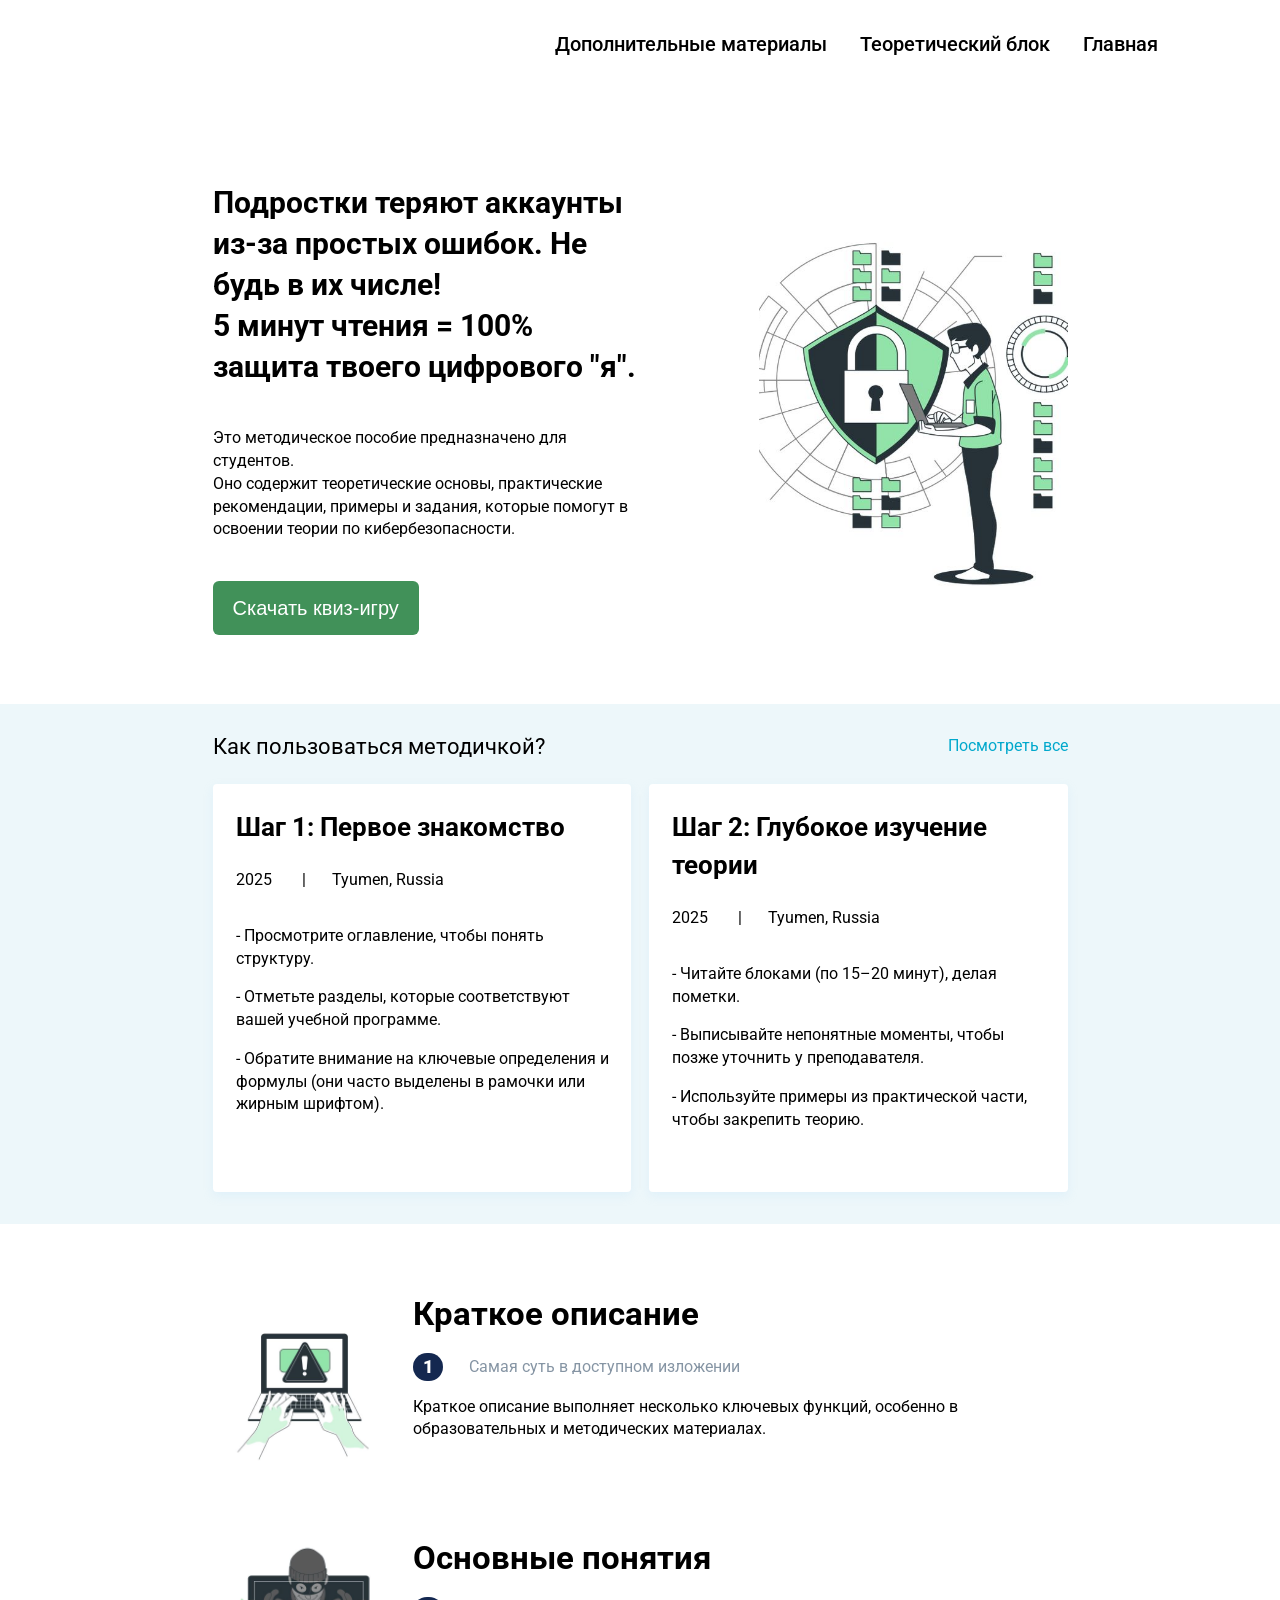
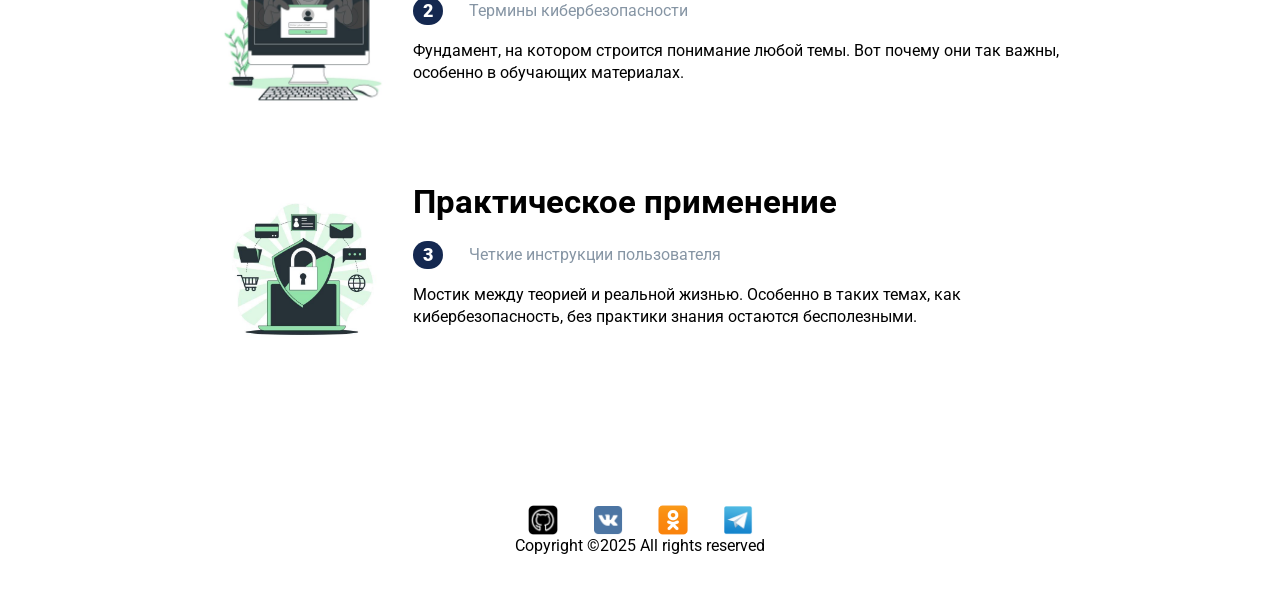
<file: index.html>
<!DOCTYPE html>
<html lang="en">

<head>
  <meta charset="UTF-8" />
  <meta http-equiv="X-UA-Compatible" content="IE=edge" />
  <meta name="viewport" content="width=device-width, initial-scale=1.0" />
  <link rel="preconnect" href="https://fonts.googleapis.com" />
  <link rel="preconnect" href="https://fonts.gstatic.com" crossorigin />
  <link href="https://fonts.googleapis.com/css2?family=Roboto:wght@400;500;700;900&display=swap" rel="stylesheet" />
  <link rel="stylesheet" href="style.css" />
  <script src="script.js" defer></script>
  <title>Хакни меня, если сможешь!</title>
</head>

<body>
  <div class="wrapper">
    <header class="header">

      <div id="menu" class="container header__container">
        <button id="menu-toggle" class="menu-toggle">☰</button>
        <nav class="nav">
          <ul class="nav__list">
            <li class="nav__item">
              <a href="work.html" class="nav__link">Дополнительные материалы</a>
            </li>
            <li class="nav__item">
              <a href="blog.html" class="nav__link">Теоретический блок</a>
            </li>
            <li class="nav__item">
              <a href="index.html" class="nav__link">Главная</a>
            </li>
          </ul>
        </nav>

      </div>
    </header>
    <main class="main">
      <section class="about">
        <div class="container about__container">
          <div class="about__info">
            <h1 class="title about__title">
              Подростки теряют аккаунты из-за простых ошибок.
              Не будь в их числе!
              <br />
              5 минут чтения = 100% защита твоего цифрового "я".
            </h1>
            <div class="about__desc">
              Это методическое пособие предназначено для студентов.
              <br />
              Оно содержит теоретические основы, практические
              <br />
              рекомендации, примеры и задания, которые помогут в освоении теории по кибербезопасности. <br />
            </div>

            <button id="downloadBtn" class="button">Скачать квиз-игру</button>
          </div>
          <div class="about__avatar">
            <img src="img/kb.jpg" alt="avatar" class="about__img" />
          </div>
        </div>
      </section>
      <section class="recent-posts">
        <div class="container">
          <div class="recent-posts__top">
            <div class="section-title recents-posts__title">Как пользоваться методичкой?</div>
            <a href="#" class="recent-posts__title">Посмотреть все</a>
          </div>
          <div class="recent-posts__articles">
            <article class="recent-posts__article">
              <div class="recent-posts__subtitle"> <b>Шаг 1: Первое знакомство</b> </div>
              <div class="recent-posts__info">
                2025
                <span class="recent-posts__separator">|</span>Tyumen, Russia
              </div>
              <div class="recent-posts__text">

                <p>- Просмотрите оглавление, чтобы понять структуру. </p>
                <p>- Отметьте разделы, которые соответствуют вашей учебной программе. </p>
                <p> - Обратите внимание на ключевые определения и формулы (они часто выделены в рамочки или жирным
                  шрифтом). </p>
              </div>
            </article>
            <article class="recent-posts__article">
              <div class="recent-posts__subtitle">
                <b>Шаг 2: Глубокое изучение теории </b>
              </div>
              <div class="recent-posts__info">
                <div class="recent-posts__info">
                  2025
                  <span class="recent-posts__separator">|</span>Tyumen, Russia

                </div>
                <div class="recent-posts__text">
                  <p>- Читайте блоками (по 15–20 минут), делая пометки.</p>
                  <p>- Выписывайте непонятные моменты, чтобы позже уточнить у преподавателя.</p>
                  <p>- Используйте примеры из практической части, чтобы закрепить теорию.</p>
                </div>
              </div>
            </article>
          </div>
        </div>
      </section>
      <section class="featured">
        <div class="container">
          <div class="section-title"></div>
          <div class="fetured__works">
            <article class="work">
              <div class="work__img-wrap">
                <img src="img/kb1.jpg" alt="" class="work__img" />
              </div>
              <div class="work__info">
                <a href="#" class="work__title">Краткое описание</a>
                <div class="work__subtitle">
                  <div class="work__date">1</div>
                  <div class="work__category">Самая суть в доступном изложении</div>
                </div>
                <div class="work__text">
                  Краткое описание выполняет несколько ключевых функций, особенно в
                  образовательных и методических материалах.
                </div>
              </div>
            </article>
            <article class="work">
              <div class="work__img-wrap">
                <img src="img/kb2.jpg" alt="" class="work__img" />
              </div>
              <div class="work__info">
                <a href="#" class="work__title">Основные понятия</a>
                <div class="work__subtitle">
                  <div class="work__date">2</div>
                  <div class="work__category">Термины кибербезопасности
                  </div>
                </div>
                <div class="work__text">
                  Фундамент, на котором строится понимание любой темы. Вот почему они так важны,
                  особенно в обучающих материалах.
                </div>
              </div>
            </article>
            <article class="work">
              <div class="work__img-wrap">
                <img src="img/kb3.jpg" alt="" class="work__img" />
              </div>
              <div class="work__info">
                <a href="#" class="work__title">Практическое применение</a>
                <div class="work__subtitle">
                  <div class="work__date">3</div>
                  <div class="work__category">Четкие инструкции пользователя</div>
                </div>
                <div class="work__text">
                  Мостик между теорией и реальной жизнью. Особенно в таких темах, как кибербезопасность, без практики
                  знания остаются бесполезными.
                </div>
              </div>
            </article>
          </div>
        </div>
      </section>
    </main>
    <footer class="footer container">

      <ul class="social__list">
        <li class="social__item ">
          <a href="#" class="social__link github">github</a>
        </li>
        <li class="social__item ">
          <a href="#" class="social__link vk">vk</a>
        </li>
        <li class="social__item ">
          <a href="#" class="social__link ok">ok</a>
        </li>
        <li class="social__item ">
          <a href="#" class="social__link telegram">telegram</a>
        </li>
      </ul>
      <div class="footer__text">
        Copyright ©2025 All rights reserved
      </div>
  </div>

  </footer>
  </div>
</body>

</html>
</file>
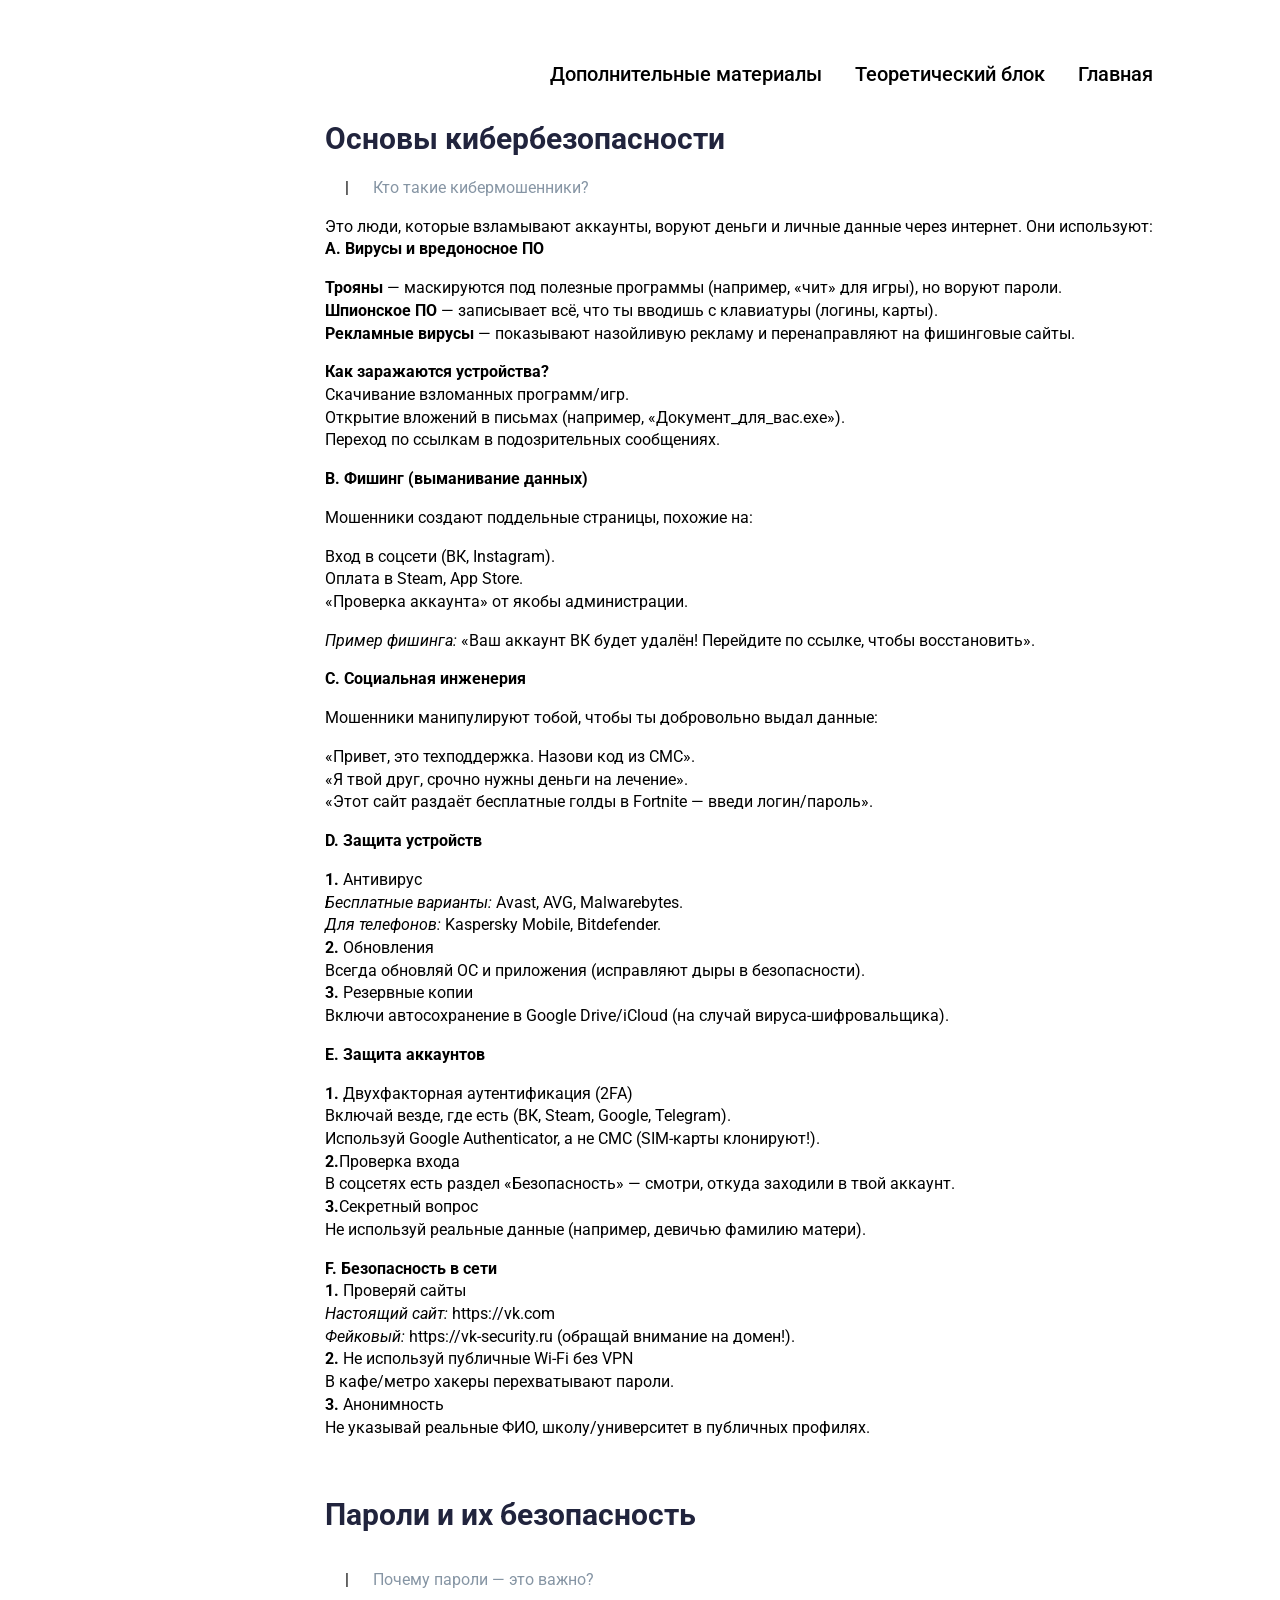
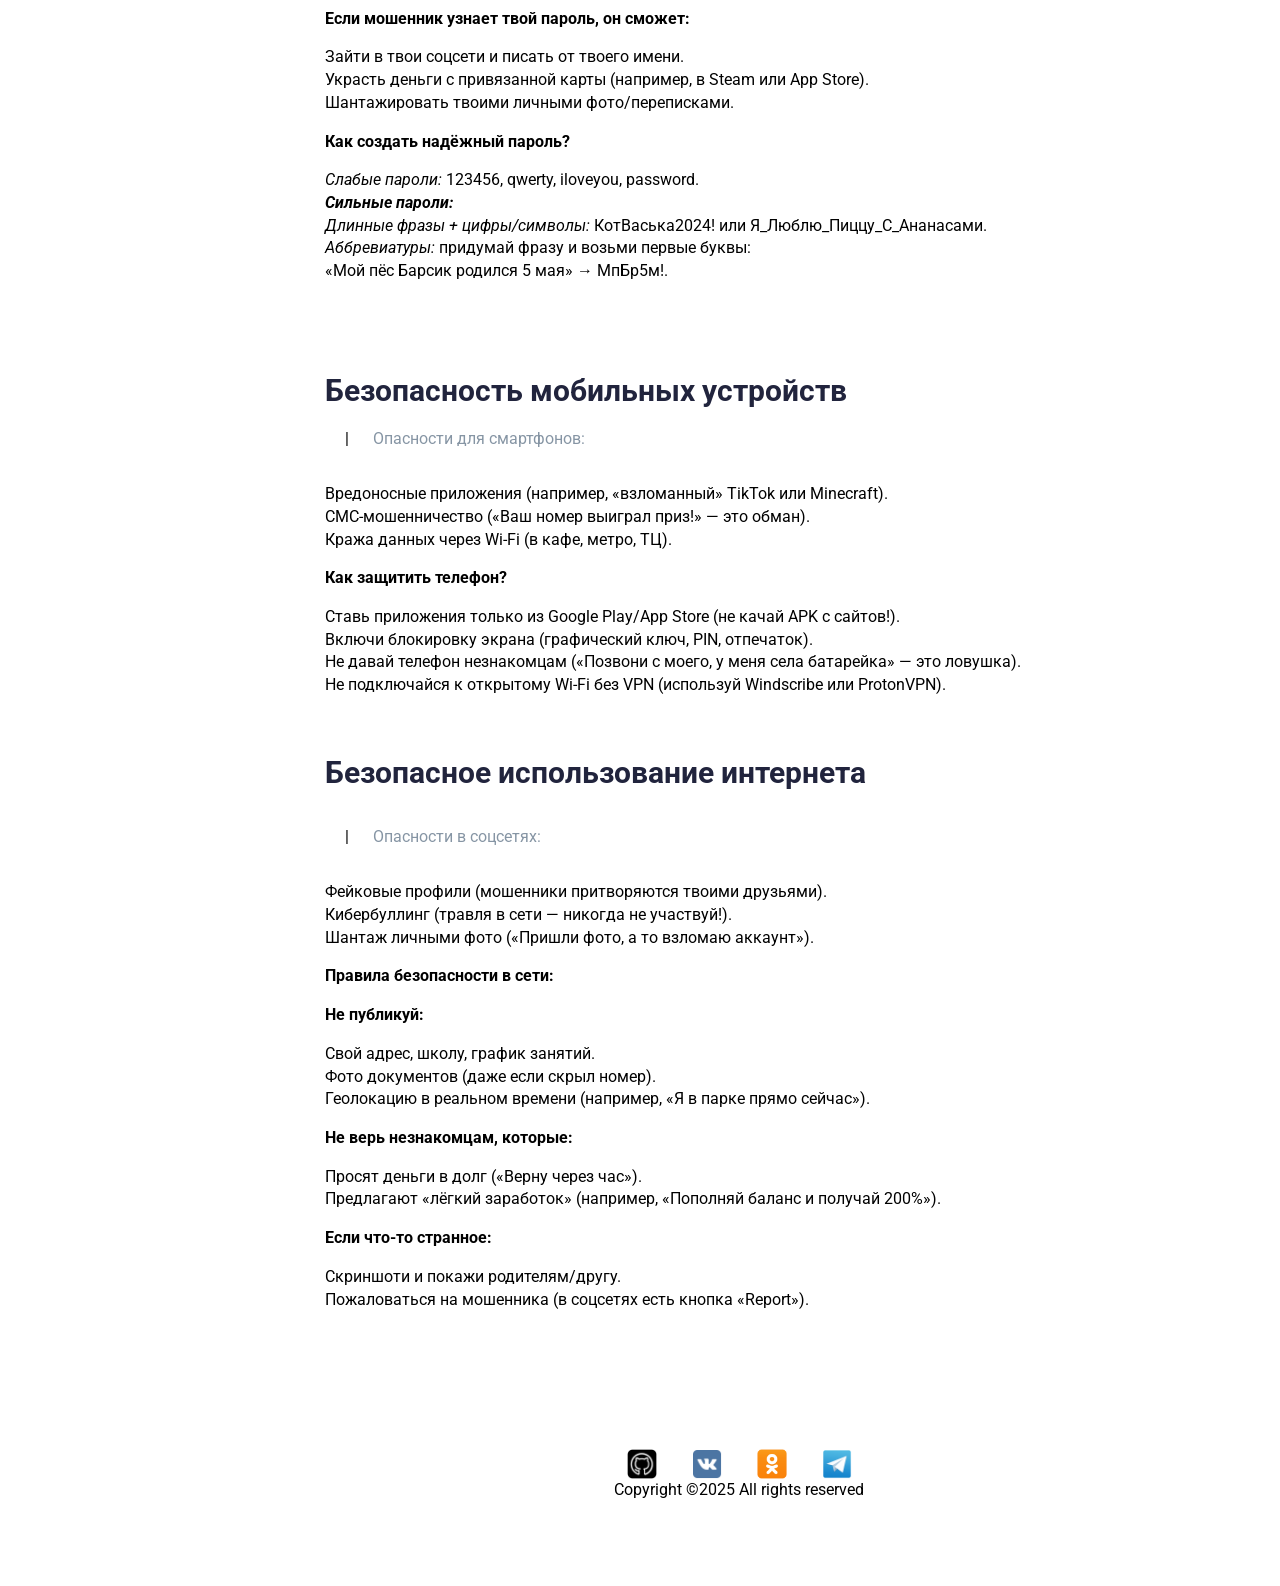
<file: blog.html>
<!DOCTYPE html>
<html lang="en">

<head>
  <meta charset="UTF-8" />
  <meta http-equiv="X-UA-Compatible" content="IE=edge" />
  <meta name="viewport" content="width=device-width, initial-scale=1.0" />
  <link rel="preconnect" href="https://fonts.googleapis.com" />
  <link rel="preconnect" href="https://fonts.gstatic.com" crossorigin />
  <link href="https://fonts.googleapis.com/css2?family=Roboto:wght@400;500;700;900&display=swap" rel="stylesheet" />
  <link rel="stylesheet" href="style.css" />
  <script src="script.js" defer></script>
  <title>Хакни меня, если сможешь!</title>
</head>

<body>
  <div class="wrapper">
    <header class="header">
      <div id="menu" class="container header__container">
        <div class="wrapper">
          <header class="header">
            <div id="menu" class="container header__container">
              <button id="menu-toggle" class="menu-toggle">☰</button>
              <nav class="nav">
                <ul class="nav__list">
                  <li class="nav__item">
                    <a href="work.html" class="nav__link">Дополнительные материалы</a>
                  </li>
                  <li class="nav__item">
                    <a href="blog.html" class="nav__link">Теоретический блок</a>
                  </li>
                  <li class="nav__item">
                    <a href="index.html" class="nav__link">Главная</a>
                  </li>
                </ul>
              </nav>

          </header>
          <main class="main">
            <div class="blog container">
              <div class="title blog__title"></div>
              <div class="blog__content">
              </div>
              <article class="blog__article">
                <div class="blog__subtitle"> <b>Основы кибербезопасности</b> </div>
                <div class="blog__info">
                  
                  <span class="blog__separator">|</span> <span class="blog__info--grey">Кто такие кибермошенники?
                </div>
                <div class="blog__text">Это люди, которые взламывают аккаунты, воруют деньги и личные данные через
                  интернет. Они используют: <br>
                  <b>A. Вирусы и вредоносное ПО</b>
                  <p><b>Трояны</b> — маскируются под полезные программы (например, «чит» для игры), но воруют пароли.
                    <br>
                    <b>Шпионское ПО</b> — записывает всё, что ты вводишь с клавиатуры (логины, карты). <br>
                    <b>Рекламные вирусы</b> — показывают назойливую рекламу и перенаправляют на фишинговые сайты. <br>
                  </p>
                  <b>Как заражаются устройства?</b><br>

                  Скачивание взломанных программ/игр. <br>
                  Открытие вложений в письмах (например, «Документ_для_вас.exe»). <br>
                  Переход по ссылкам в подозрительных сообщениях. <br>
                  <p><b>B. Фишинг (выманивание данных)</b>
                  <p>Мошенники создают поддельные страницы, похожие на: </p>

                  Вход в соцсети (ВК, Instagram). <br>
                  Оплата в Steam, App Store. <br>
                  «Проверка аккаунта» от якобы администрации. <br>

                  <p><i>Пример фишинга:</i>
                    «Ваш аккаунт ВК будет удалён! Перейдите по ссылке, чтобы восстановить».</p>

                  <p><b>C. Социальная инженерия</b>
                  <p>Мошенники манипулируют тобой, чтобы ты добровольно выдал данные:</p>

                  «Привет, это техподдержка. Назови код из СМС». <br>
                  «Я твой друг, срочно нужны деньги на лечение». <br>
                  «Этот сайт раздаёт бесплатные голды в Fortnite — введи логин/пароль». </p>
                  <b>D. Защита устройств</b>
                  <p><b>1.</b> Антивирус<br>
                    <i>Бесплатные варианты:</i> Avast, AVG, Malwarebytes. <br>
                    <i>Для телефонов:</i> Kaspersky Mobile, Bitdefender. <br>
                    <b>2.</b> Обновления<br>
                    Всегда обновляй ОС и приложения (исправляют дыры в безопасности). <br>
                    <b>3.</b> Резервные копии<br>
                    Включи автосохранение в Google Drive/iCloud (на случай вируса-шифровальщика). <br>
                  </p>
                  <b>E. Защита аккаунтов</b>
                  <p><b>1. </b>Двухфакторная аутентификация (2FA) <br>
                    Включай везде, где есть (ВК, Steam, Google, Telegram). <br>
                    Используй Google Authenticator, а не СМС (SIM-карты клонируют!). <br>

                    <b>2.</b>Проверка входа<br>
                    В соцсетях есть раздел «Безопасность» — смотри, откуда заходили в твой аккаунт. <br>

                    <b>3.</b>Секретный вопрос <br>
                    Не используй реальные данные (например, девичью фамилию матери).
                  </p>

                  <b>F. Безопасность в сети</b> <br>
                  <b>1.</b> Проверяй сайты<br>
                  <i>Настоящий сайт:</i> https://vk.com <br>
                  <i>Фейковый:</i> https://vk-security.ru (обращай внимание на домен!). <br>

                  <b>2.</b> Не используй публичные Wi-Fi без VPN <br>
                  В кафе/метро хакеры перехватывают пароли. <br>

                  <b>3.</b> Анонимность <br>
                  Не указывай реальные ФИО, школу/университет в публичных профилях.
                </div>
              </article>
              <article class="blog__article">
                <div class="blog__subtitle">
                  <b>Пароли и их безопасность</b>
                </div>
                <div class="blog__info">
                  <div class="blog__info">
                    

                    <span class="blog__separator">|</span> <span class="blog__info--grey">Почему пароли — это важно?

                  </div>
                  <div class="blog__text">
                    <b>Если мошенник узнает твой пароль, он сможет:</b>
                    <p>Зайти в твои соцсети и писать от твоего имени. <br>
                      Украсть деньги с привязанной карты (например, в Steam или App Store). <br>
                      Шантажировать твоими личными фото/переписками. </p>

                    <b>Как создать надёжный пароль?</b> <br>
                    <p><i>Слабые пароли:</i> 123456, qwerty, iloveyou, password. <br>
                      <b><i>Сильные пароли:</i></b> <br>

                      <i>Длинные фразы + цифры/символы: </i> КотВаська2024! или Я_Люблю_Пиццу_С_Ананасами. <br>

                      <i>Аббревиатуры: </i>придумай фразу и возьми первые буквы: <br>
                      «Мой пёс Барсик родился 5 мая» → МпБр5м!.
                    </p>
                  </div>
                </div>
              </article>
              <article class="blog__article">
                <div class="blog__subtitle"> <b>Безопасность мобильных устройств </b> </div>
                <div class="blog__info">
                  
                  <span class="blog__separator">|</span> <span class="blog__info--grey"> Опасности для смартфонов:
                </div>
                <div class="blog__text">

                  <p>Вредоносные приложения (например, «взломанный» TikTok или Minecraft). <br>
                    СМС-мошенничество («Ваш номер выиграл приз!» — это обман). <br>
                    Кража данных через Wi-Fi (в кафе, метро, ТЦ).</p>

                  <b>Как защитить телефон?</b><br>
                  <p>Ставь приложения только из Google Play/App Store (не качай APK с сайтов!). <br>
                    Включи блокировку экрана (графический ключ, PIN, отпечаток). <br>
                    Не давай телефон незнакомцам («Позвони с моего, у меня села батарейка» — это ловушка). <br>
                    Не подключайся к открытому Wi-Fi без VPN (используй Windscribe или ProtonVPN). <br></p>
                </div>
              </article>
              <article class="blog__article">
                <div class="blog__subtitle">
                  <b>Безопасное использование интернета</b>
                </div>
                <div class="blog__info">
                  <div class="blog__info">
                    

                    <span class="blog__separator">|</span> <span class="blog__info--grey">Опасности в соцсетях:

                  </div>
                  <div class="blog__text">
                    <p>Фейковые профили (мошенники притворяются твоими друзьями). <br>
                      Кибербуллинг (травля в сети — никогда не участвуй!). <br>
                      Шантаж личными фото («Пришли фото, а то взломаю аккаунт»). <br></p>

                    <b>Правила безопасности в сети: <br>
                      <p>Не публикуй:</p></b>

                    <p>Свой адрес, школу, график занятий. <br>
                    Фото документов (даже если скрыл номер). <br>
                    Геолокацию в реальном времени (например, «Я в парке прямо сейчас»). <br></p>

                    <b>Не верь незнакомцам, которые:</b>
                    <p>Просят деньги в долг («Верну через час»). <br>
                      Предлагают «лёгкий заработок» (например, «Пополняй баланс и получай 200%»). <br>
                    </p>
                    <b>Если что-то странное:</b>
                    <p>Скриншоти и покажи родителям/другу. <br>
                    Пожаловаться на мошенника (в соцсетях есть кнопка «Report»). <br></p>
                  </div>
                </div>
              </article>
            </div>
          </main>
          <footer class="footer container">

            <ul class="social__list">
              <li class="social__item ">
                <a href="#" class="social__link github">github</a>
              </li>
              <li class="social__item ">
                <a href="#" class="social__link vk">vk</a>
              </li>
              <li class="social__item ">
                <a href="#" class="social__link ok">ok</a>
              </li>
              <li class="social__item ">
                <a href="#" class="social__link telegram">telegram</a>
              </li>
            </ul>
            <div class="footer__text">
              Copyright ©2025 All rights reserved
            </div>
        </div>

        </footer>
      </div>
</body>

</html>
</file>
<file: style.css>
s* {
  box-sizing: border-box;
}

html,
body {
  margin: 0;
  padding: 0;
  height: 100%;
  width: 100%;
}

body {
  font-family: "Roboto", sans-serif;
  font-size: 16px;
  line-height: 1.42;
}

ul,
li {
  list-style: none;
  padding: 0;
  margin: 0;
}

a {
  text-decoration: none;
  color: #000000;
}

h1,
h2,
h3 {
  margin: 0;
}

.wrapper {
  min-height: 100%;
  overflow: hidden;
  display: flex;
  flex-direction: column;

}

.main {
  flex: 1 1 auto;
}

.header {
  padding: 30px 0px;
}

.container {
  max-width: 855px;
  padding: 0 5px;
  margin: 0 auto;
}

.header__container {
  max-width: 1036px;
  display: flex;
  justify-content: end;
}

.nav__list {
  display: flex;
}

.nav__item {
  margin-left: 33px;
  font-style: normal;
  font-weight: 500;
  font-size: 20px;
}


@media (max-width: 750px) {
  .header {
    padding-top: 20px;
  }

  .nav {
    display: none;
  }

}

.title {
  font-style: normal;
  font-weight: bold;
  line-height: 136%;
}

.about__title {
font-size: 30px;
}

.about {
  padding-bottom: 69px;
  padding-top: 95px;
}

.about__container {
  display: flex;
  margin: 0 auto;
}

.about__info {
  padding-right: 13.5%;
}

.about__desc {
  margin: 40px 0px;
}s

.about__avatar {
  width: 243px;
  height: 243px;
  border-radius: 50%;
  overflow: hidden;
  flex-shrink: 0;
}

.about__img {
  width: 100%;
  height: 100%;
  object-fit: cover;
}

.button {
  border-style: none;
  background-color: rgb(65, 145, 89);
  color: #ffffff;
  font-style: normal;
  font-weight: 500;
  font-size: 20px;
  line-height: 1;
  border-radius: 6px;
  padding: 17px 20px;
}

.recent-posts {
  background-color: #edf7fa;
  padding: 27px 0px 32px;
}

.featured {
  padding: 35px 0px 63px;
}

@media (max-width: 750px) {
  .about__container {
    flex-direction: column-reverse;
    align-items: center;
  }

  .about__avatar {
    width: 170px;
    height: 170px;
  }

  .about__info {
    padding: 34px 18px 59px;
    text-align: center;
  }
}

.section-title {
  font-size: 400;
  font-size: 22px;
}

.recent-posts__top {
  display: flex;
  justify-content: space-between;
  align-items: center;
  margin-bottom: 22px;
}

.recent-posts__title {
  color: #00a8cc;
}

.recent-posts__articles {
  display: flex;
}

.recent-posts__info {
  padding-bottom: 17px;
}

.recent-posts__article {
  background-color: #ffffff;
  box-shadow: 0px 4px 10px rgba(187, 225, 250, 0.25);
  border-radius: 4px;
  width: 49%;
  margin-right: 2%;
  padding: 24px 21px 28px 23px;
}

.recent-posts__subtitle {
  font-size: 26px;
  line-height: 38px;
  padding-bottom: 23px;
}

.recent-posts__article:last-child {
  margin-right: 0;
}

.recent-posts__separator {
  margin-right: 26px;
  margin-left: 26px;
}

@media (max-width: 750px) {
  .recent-posts__top {
    justify-content: center;
    margin-bottom: 18px;
  }

  .recent-posts__link {
    display: none;
  }

  .recent-posts__articles {
    flex-direction: column;
    padding: 0px 5px 38px;
  }

  .recent-posts__article {
    width: 100%;
    margin-right: 0;
    padding: 12px 20px 22px;
    margin-bottom: 17px;
  }
}

.recent-posts__article:last-child {
  margin-bottom: 0;
}

.section-title {
  font-size: 22px;
}

.work {
  display: flex;
  padding-top: 32px;
  padding-bottom: 32px;
}

.work__img-wrap {
  max-width: 246px;
  height: 180px;
  overflow: hidden;
  border-radius: 6px;
  flex-shrink: 0;
}

.work__img {
  width: 100%;
  height: 100%;
  object-fit: cover;
}

.work__info {
  margin-left: 20px;
}

.work__title {
  font-size: 33px;
  font-weight: bold;
}

.work__subtitle {
  display: flex;
  margin-right: 32px;
  align-items: center;
  padding: 15px 0px 15px;
}

.work__date {
  margin-right: 26px;
  background-color: #142850;
  border-radius: 16px;
  color: #ffffff;
  font-weight: 900;
  font-size: 18px;
  padding: 1px 10px;
}

.work__category {
  color: #8695a4;
}

@media (max-width: 750px) {
  .fetured__works {
    display: flex;
    overflow: auto;
  }

  .work {
    padding: 0px 0px 20px;
    flex-direction: column;
    max-width: 339px;
    flex-shrink: 0;
    margin: 0px 13px;
  }

  .work__img-wrap {
    max-width: 100%;
    height: 230px;
    overflow: hidden;
    border-radius: 6px;
  }
}

.blog__title {
  color: #21243D;

}

.blog__article {
  margin-bottom: 55px;

}

.blog__container {
  margin-bottom: 55px;
}

.blog__subtitle {

  font-size: 30px;
  color: #21243D;
}

.blog__info {
  padding: 16px 0px 16px;
}

.blog__info--grey {
  color: #8695A4;
}

.blog__separator {
  padding: 0px 20px 0px;
}

.footer {
  display: flex;
  flex-direction: column;
  align-items: center;
  justify-content: center;
  padding: 51px 0px 54px;
}

.social__list {
  display: flex;
}

.social__item {
  margin-right: 35px;
  width: 30px;
  height: 30px;
  overflow: hidden;
}

.social__item:last-child {
  margin-right: 0;
}

.social__link {
  display: block;
  width: 100%;
  height: 100%;
  background-repeat: no-repeat;
  background-size: cover;
  font-size: 0;
}

.github {
  background-image: url(../img/github.png);
}

.vk {
  background-image: url(../img/vk.png);
}

.ok {
  background-image: url(../img/ok.png);
}

.telegram {
  background-image: url(../img/telegram.png);
}

/* Стили для кнопки */
.menu-toggle {
  background: none;
  border: none;
  font-size: 24px;
  cursor: pointer;
  display: none; /* по умолчанию скрыта */
}

/* Скрываем меню на мобильных */

/* Когда меню активно */
.nav.active {
  display: block;
}

/* Показываем кнопку и адаптируем на мобильных */
@media (max-width: 768px) {
  .menu-toggle {
    display: block;
  }

  .nav__list {
    flex-direction: column;
    gap: 10px;
  }
}
</file>
